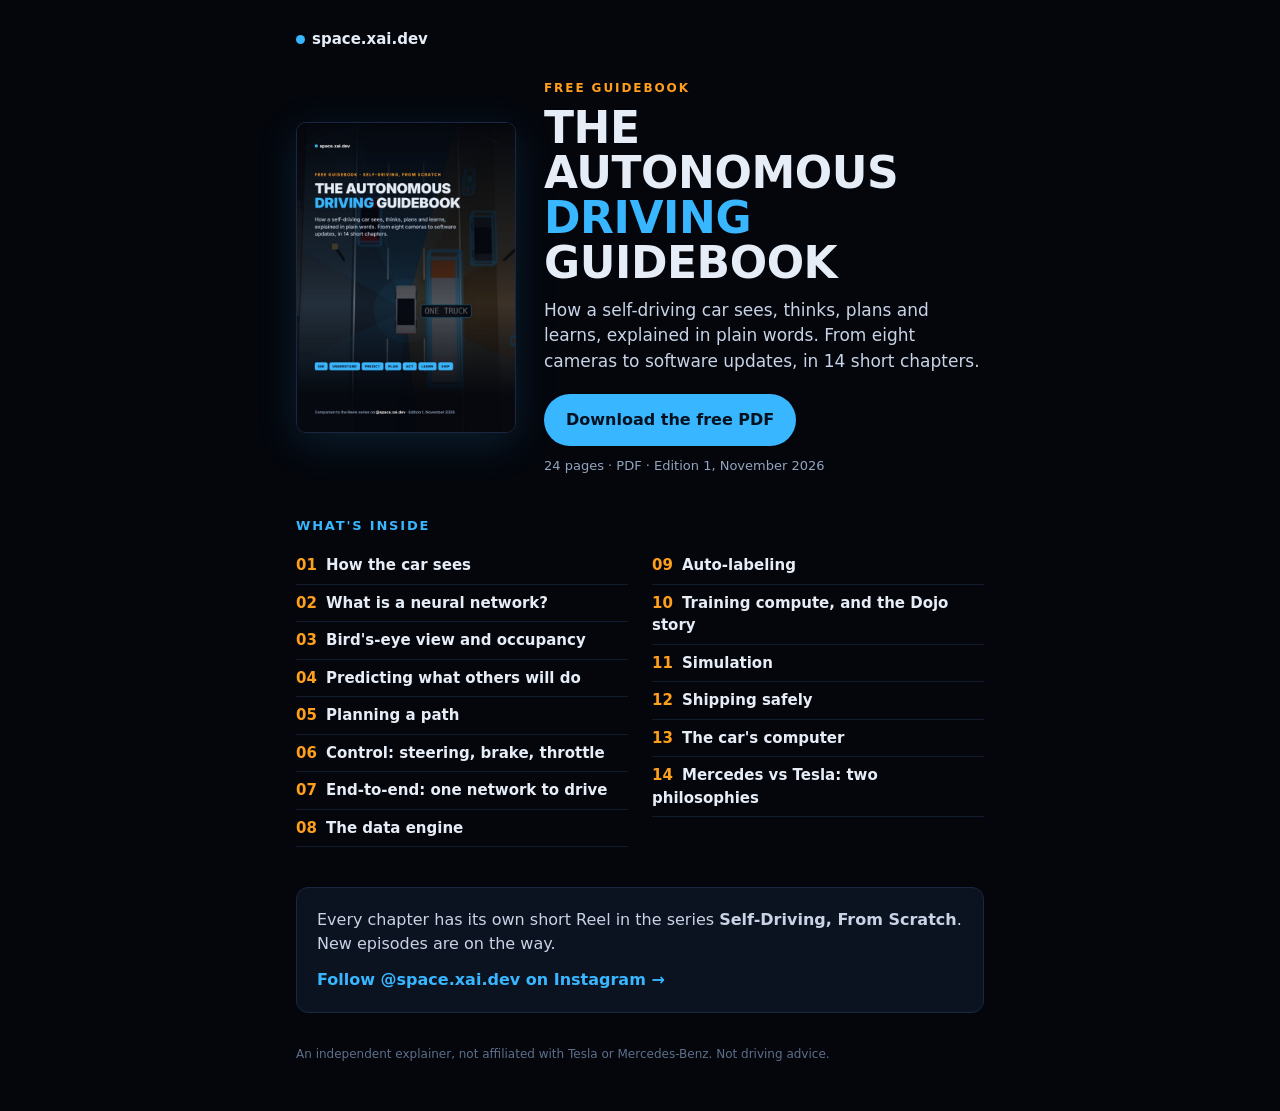
<file: autonomous-driving-guide/index.html>
<!doctype html>
<html lang="en">
<head>
<meta charset="utf-8">
<meta name="viewport" content="width=device-width, initial-scale=1">
<title>The Autonomous Driving Guidebook · space.xai.dev</title>
<meta name="description" content="A free 24-page guide to how self-driving cars see, think, plan and learn, explained in plain words. From the Self-Driving, From Scratch series on @space.xai.dev.">
<meta property="og:title" content="The Autonomous Driving Guidebook">
<meta property="og:description" content="How a self-driving car sees, thinks, plans and learns, in 14 short chapters. Free from @space.xai.dev.">
<meta property="og:image" content="https://route66drive.com/autonomous-driving-guide/cover.jpg">
<meta property="og:type" content="website">
<style>
  :root { --bg:#04060c; --panel:#0b1220; --line:#1b2740; --text:#e6edf7; --muted:#93a4bd; --blue:#38b6ff; --orange:#ff9f1c; }
  * { box-sizing: border-box; }
  body { margin:0; background:var(--bg); color:var(--text); font-family: Inter, system-ui, -apple-system, "Segoe UI", Roboto, sans-serif; line-height:1.5; }
  main { max-width: 720px; margin: 0 auto; padding: 28px 16px 48px; }
  .brand { font-weight:800; font-size:15px; }
  .brand i { display:inline-block; width:9px; height:9px; border-radius:50%; background:var(--blue); margin-right:7px; }
  .hero { display:flex; gap:28px; align-items:center; margin-top:28px; flex-wrap:wrap; }
  .hero img { width: 220px; max-width: 60%; border-radius:10px; border:1px solid var(--line); box-shadow: 0 10px 40px rgba(56,182,255,.15); }
  .hero .txt { flex: 1 1 300px; }
  .kicker { color:var(--orange); font-weight:800; font-size:12px; letter-spacing:.16em; text-transform:uppercase; }
  h1 { font-size: clamp(30px, 7vw, 44px); line-height:1.03; margin:8px 0 12px; text-transform:uppercase; font-weight:900; letter-spacing:-.01em; }
  h1 span { color:var(--blue); }
  p.sub { color:#c8d4e6; font-size:17px; margin:0 0 20px; }
  .btn { display:inline-block; background:var(--blue); color:#04121f; font-weight:900; text-decoration:none; padding:14px 22px; border-radius:999px; font-size:16px; }
  .meta { color:var(--muted); font-size:13px; margin-top:10px; }
  h2 { font-size:13px; letter-spacing:.14em; text-transform:uppercase; color:var(--blue); margin:40px 0 12px; }
  ol { margin:0; padding:0; list-style:none; columns: 2 260px; column-gap: 24px; }
  li { padding:7px 0; border-bottom:1px solid #121c30; break-inside: avoid; font-weight:600; font-size:15px; }
  li b { color:var(--orange); display:inline-block; width:30px; }
  .follow { margin-top:40px; background:var(--panel); border:1px solid var(--line); border-radius:12px; padding:20px; }
  .follow p { margin:0 0 12px; color:#c8d4e6; }
  .follow a { color:var(--blue); font-weight:800; text-decoration:none; }
  footer { color:#5d6f8a; font-size:12px; margin-top:32px; }
</style>
</head>
<body>
<main>
  <div class="brand"><i></i>space.xai.dev</div>
  <section class="hero">
    <img src="cover.jpg" alt="Cover of The Autonomous Driving Guidebook">
    <div class="txt">
      <div class="kicker">Free guidebook</div>
      <h1>The Autonomous <span>Driving</span> Guidebook</h1>
      <p class="sub">How a self-driving car sees, thinks, plans and learns, explained in plain words. From eight cameras to software updates, in 14 short chapters.</p>
      <a class="btn" href="Autonomous-Driving-Guidebook.pdf" download>Download the free PDF</a>
      <div class="meta">24 pages · PDF · Edition 1, November 2026</div>
    </div>
  </section>

  <h2>What's inside</h2>
  <ol>
    <li><b>01</b>How the car sees</li>
    <li><b>02</b>What is a neural network?</li>
    <li><b>03</b>Bird's-eye view and occupancy</li>
    <li><b>04</b>Predicting what others will do</li>
    <li><b>05</b>Planning a path</li>
    <li><b>06</b>Control: steering, brake, throttle</li>
    <li><b>07</b>End-to-end: one network to drive</li>
    <li><b>08</b>The data engine</li>
    <li><b>09</b>Auto-labeling</li>
    <li><b>10</b>Training compute, and the Dojo story</li>
    <li><b>11</b>Simulation</li>
    <li><b>12</b>Shipping safely</li>
    <li><b>13</b>The car's computer</li>
    <li><b>14</b>Mercedes vs Tesla: two philosophies</li>
  </ol>

  <div class="follow">
    <p>Every chapter has its own short Reel in the series <b>Self-Driving, From Scratch</b>. New episodes are on the way.</p>
    <a href="https://www.instagram.com/space.xai.dev/">Follow @space.xai.dev on Instagram →</a>
  </div>

  <footer>An independent explainer, not affiliated with Tesla or Mercedes-Benz. Not driving advice.</footer>
</main>
</body>
</html>
</file>
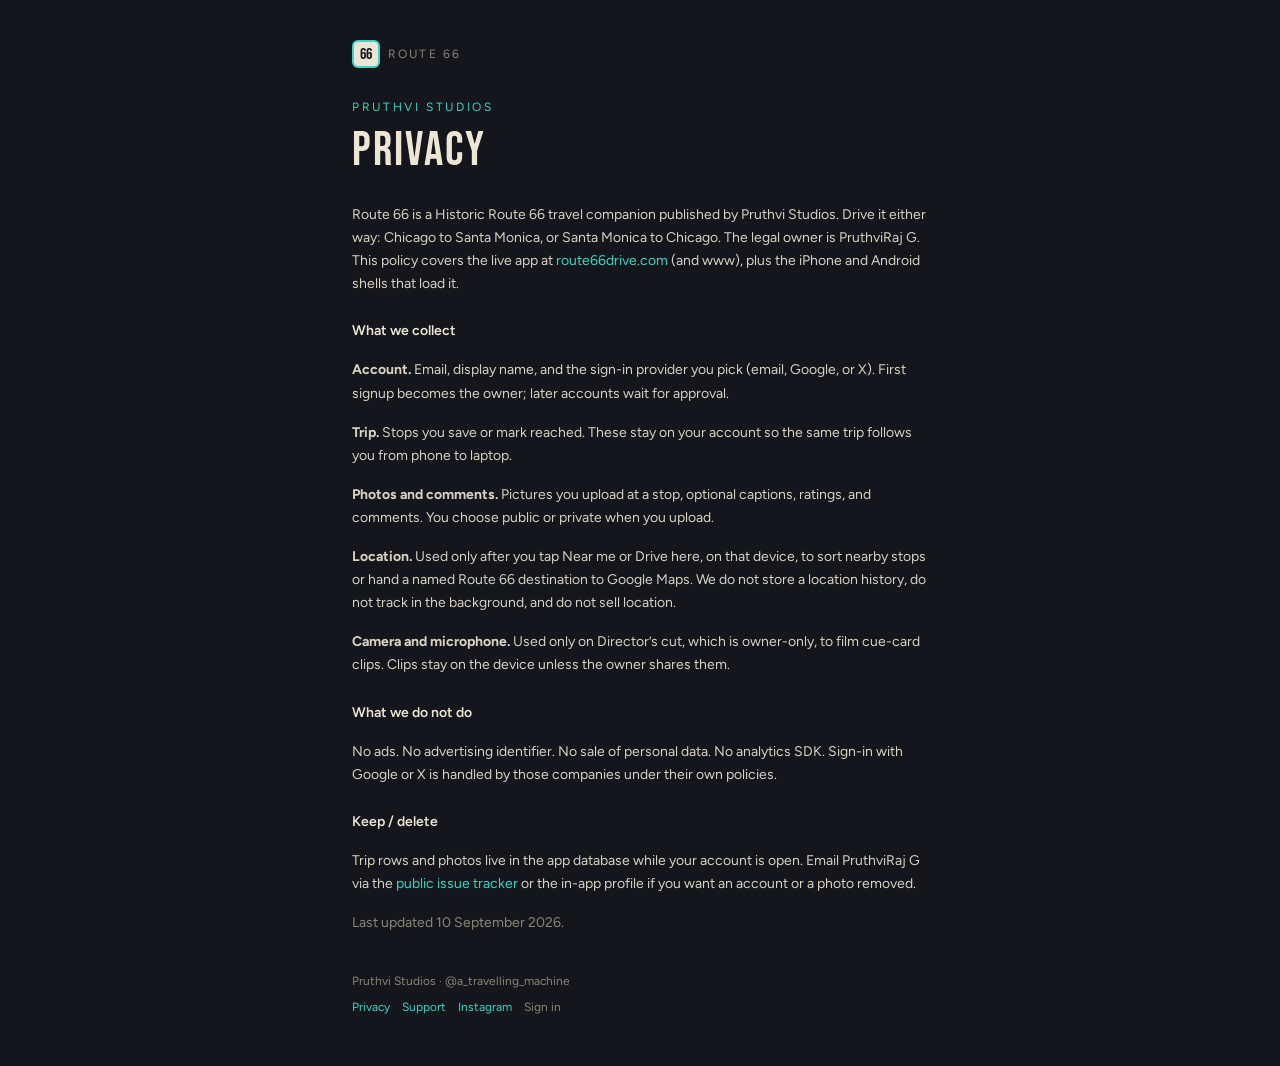
<file: privacy/index.html>
<!DOCTYPE html>
<html lang="en">
  <head>
    <meta charset="utf-8" />
    <meta name="viewport" content="width=device-width, initial-scale=1, viewport-fit=cover" />
    <title>Privacy · Route 66</title>
    <meta name="description" content="Privacy policy for the Route 66 app by Pruthvi Studios." />
    <link rel="icon" href="/favicon.svg" type="image/svg+xml" />
    <link rel="canonical" href="https://route66drive.com/privacy/" />
    <link rel="preconnect" href="https://fonts.googleapis.com" />
    <link rel="preconnect" href="https://fonts.gstatic.com" crossorigin />
    <link href="https://fonts.googleapis.com/css2?family=Bebas+Neue&family=Figtree:wght@400;600;700&display=swap" rel="stylesheet" />
    <link rel="stylesheet" href="/legal.css" />
  </head>
  <body>
    <main>
      <div class="wrap">
        <a class="home" href="/"><span class="shield">66</span>ROUTE 66</a>
        <p class="kicker">PRUTHVI STUDIOS</p>
        <h1>Privacy</h1>
        <div class="body">
          <p>
            Route 66 is a Historic Route 66 travel companion published by Pruthvi Studios.
            Drive it either way: Chicago to Santa Monica, or Santa Monica to Chicago. The legal owner is
            PruthviRaj G. This policy covers the live app at
            <a href="https://route66drive.com">route66drive.com</a>
            (and www), plus the iPhone and Android shells that load it.
          </p>
          <h2>What we collect</h2>
          <p>
            <strong>Account.</strong> Email, display name, and the sign-in provider you pick (email, Google,
            or X). First signup becomes the owner; later accounts wait for approval.
          </p>
          <p>
            <strong>Trip.</strong> Stops you save or mark reached. These stay on your account so the same
            trip follows you from phone to laptop.
          </p>
          <p>
            <strong>Photos and comments.</strong> Pictures you upload at a stop, optional captions, ratings,
            and comments. You choose public or private when you upload.
          </p>
          <p>
            <strong>Location.</strong> Used only after you tap Near me or Drive here, on that device, to sort
            nearby stops or hand a named Route 66 destination to Google Maps. We do not store a location
            history, do not track in the background, and do not sell location.
          </p>
          <p>
            <strong>Camera and microphone.</strong> Used only on Director’s cut, which is owner-only, to film
            cue-card clips. Clips stay on the device unless the owner shares them.
          </p>
          <h2>What we do not do</h2>
          <p>
            No ads. No advertising identifier. No sale of personal data. No analytics SDK. Sign-in with
            Google or X is handled by those companies under their own policies.
          </p>
          <h2>Keep / delete</h2>
          <p>
            Trip rows and photos live in the app database while your account is open. Email PruthviRaj G
            via the <a href="https://github.com/pruthvirajg/route66/issues">public issue tracker</a>
            or the in-app profile if you want an account or a photo removed.
          </p>
          <p class="muted">Last updated 10 September 2026.</p>
        </div>
        <p class="foot">Pruthvi Studios · @a_travelling_machine</p>
        <p class="links">
          <a href="/privacy/">Privacy</a>
          <a href="/support/">Support</a>
          <a href="https://www.instagram.com/a_travelling_machine/">Instagram</a>
          <a class="quiet" href="https://route66.grok.me/login">Sign in</a>
        </p>
      </div>
    </main>
  </body>
</html>
</file>
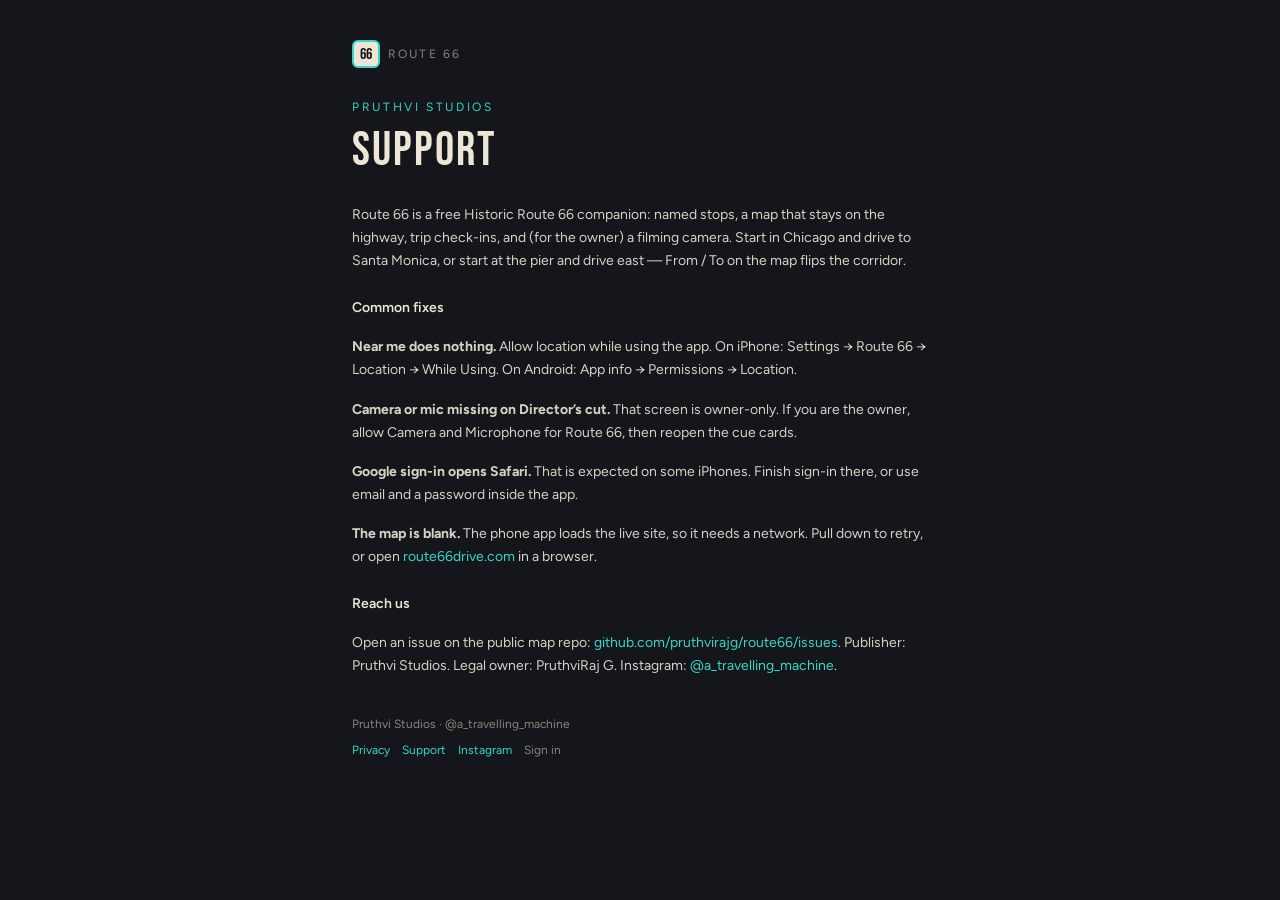
<file: support/index.html>
<!DOCTYPE html>
<html lang="en">
  <head>
    <meta charset="utf-8" />
    <meta name="viewport" content="width=device-width, initial-scale=1, viewport-fit=cover" />
    <title>Support · Route 66</title>
    <meta name="description" content="Help and contact for the Route 66 app by Pruthvi Studios." />
    <link rel="icon" href="/favicon.svg" type="image/svg+xml" />
    <link rel="canonical" href="https://route66drive.com/support/" />
    <link rel="preconnect" href="https://fonts.googleapis.com" />
    <link rel="preconnect" href="https://fonts.gstatic.com" crossorigin />
    <link href="https://fonts.googleapis.com/css2?family=Bebas+Neue&family=Figtree:wght@400;600;700&display=swap" rel="stylesheet" />
    <link rel="stylesheet" href="/legal.css" />
  </head>
  <body>
    <main>
      <div class="wrap">
        <a class="home" href="/"><span class="shield">66</span>ROUTE 66</a>
        <p class="kicker">PRUTHVI STUDIOS</p>
        <h1>Support</h1>
        <div class="body">
          <p>
            Route 66 is a free Historic Route 66 companion: named stops, a map that stays on the highway,
            trip check-ins, and (for the owner) a filming camera. Start in Chicago and drive to Santa Monica,
            or start at the pier and drive east — From / To on the map flips the corridor.
          </p>
          <h2>Common fixes</h2>
          <p>
            <strong>Near me does nothing.</strong> Allow location while using the app. On iPhone: Settings →
            Route 66 → Location → While Using. On Android: App info → Permissions → Location.
          </p>
          <p>
            <strong>Camera or mic missing on Director’s cut.</strong> That screen is owner-only. If you are
            the owner, allow Camera and Microphone for Route 66, then reopen the cue cards.
          </p>
          <p>
            <strong>Google sign-in opens Safari.</strong> That is expected on some iPhones. Finish sign-in
            there, or use email and a password inside the app.
          </p>
          <p>
            <strong>The map is blank.</strong> The phone app loads the live site, so it needs a network. Pull
            down to retry, or open
            <a href="https://route66drive.com">route66drive.com</a>
            in a browser.
          </p>
          <h2>Reach us</h2>
          <p>
            Open an issue on the public map repo:
            <a href="https://github.com/pruthvirajg/route66/issues">github.com/pruthvirajg/route66/issues</a>.
            Publisher: Pruthvi Studios. Legal owner: PruthviRaj G. Instagram:
            <a href="https://www.instagram.com/a_travelling_machine/">@a_travelling_machine</a>.
          </p>
        </div>
        <p class="foot">Pruthvi Studios · @a_travelling_machine</p>
        <p class="links">
          <a href="/privacy/">Privacy</a>
          <a href="/support/">Support</a>
          <a href="https://www.instagram.com/a_travelling_machine/">Instagram</a>
          <a class="quiet" href="https://route66.grok.me/login">Sign in</a>
        </p>
      </div>
    </main>
  </body>
</html>
</file>
<file: legal.css>
:root {
  --asphalt: #14161b;
  --line: #2c313c;
  --neon: #37d6c4;
  --cream: #ede6d6;
  --dust: #8a8578;
}
* { box-sizing: border-box; }
html, body { margin: 0; background: var(--asphalt); color: var(--cream); font-family: Figtree, system-ui, sans-serif; }
main { min-height: 100dvh; padding: 40px 20px; }
.wrap { max-width: 36rem; margin: 0 auto; padding-bottom: env(safe-area-inset-bottom); padding-top: env(safe-area-inset-top); }
.home { display: inline-flex; align-items: center; gap: 8px; color: var(--dust); text-decoration: none; font-size: 12px; letter-spacing: 0.18em; }
.home:hover { color: var(--cream); }
.shield {
  display: grid; place-items: center; width: 28px; height: 28px; border-radius: 6px;
  border: 2px solid var(--neon); color: var(--asphalt); background: var(--cream);
  font-family: "Bebas Neue", Impact, sans-serif; font-size: 16px; letter-spacing: 0;
}
.kicker { margin: 32px 0 0; font-size: 12px; letter-spacing: 0.22em; color: var(--neon); }
h1 { margin: 8px 0 0; font-family: "Bebas Neue", Impact, sans-serif; font-weight: 400; font-size: 48px; letter-spacing: 0.04em; }
.body { margin-top: 24px; font-size: 14px; line-height: 1.65; color: rgba(237, 230, 214, 0.9); }
.body p { margin: 0 0 16px; }
.body h2 { margin: 0 0 16px; padding-top: 8px; font-size: 14px; font-weight: 600; color: var(--cream); }
a { color: var(--neon); text-decoration: none; }
a:hover { text-decoration: underline; }
.muted { color: var(--dust); }
.foot { margin-top: 40px; font-size: 12px; color: var(--dust); }
.links { display: flex; flex-wrap: wrap; gap: 12px; margin-top: 8px; font-size: 12px; }
.links .quiet { color: var(--dust); }
</file>
